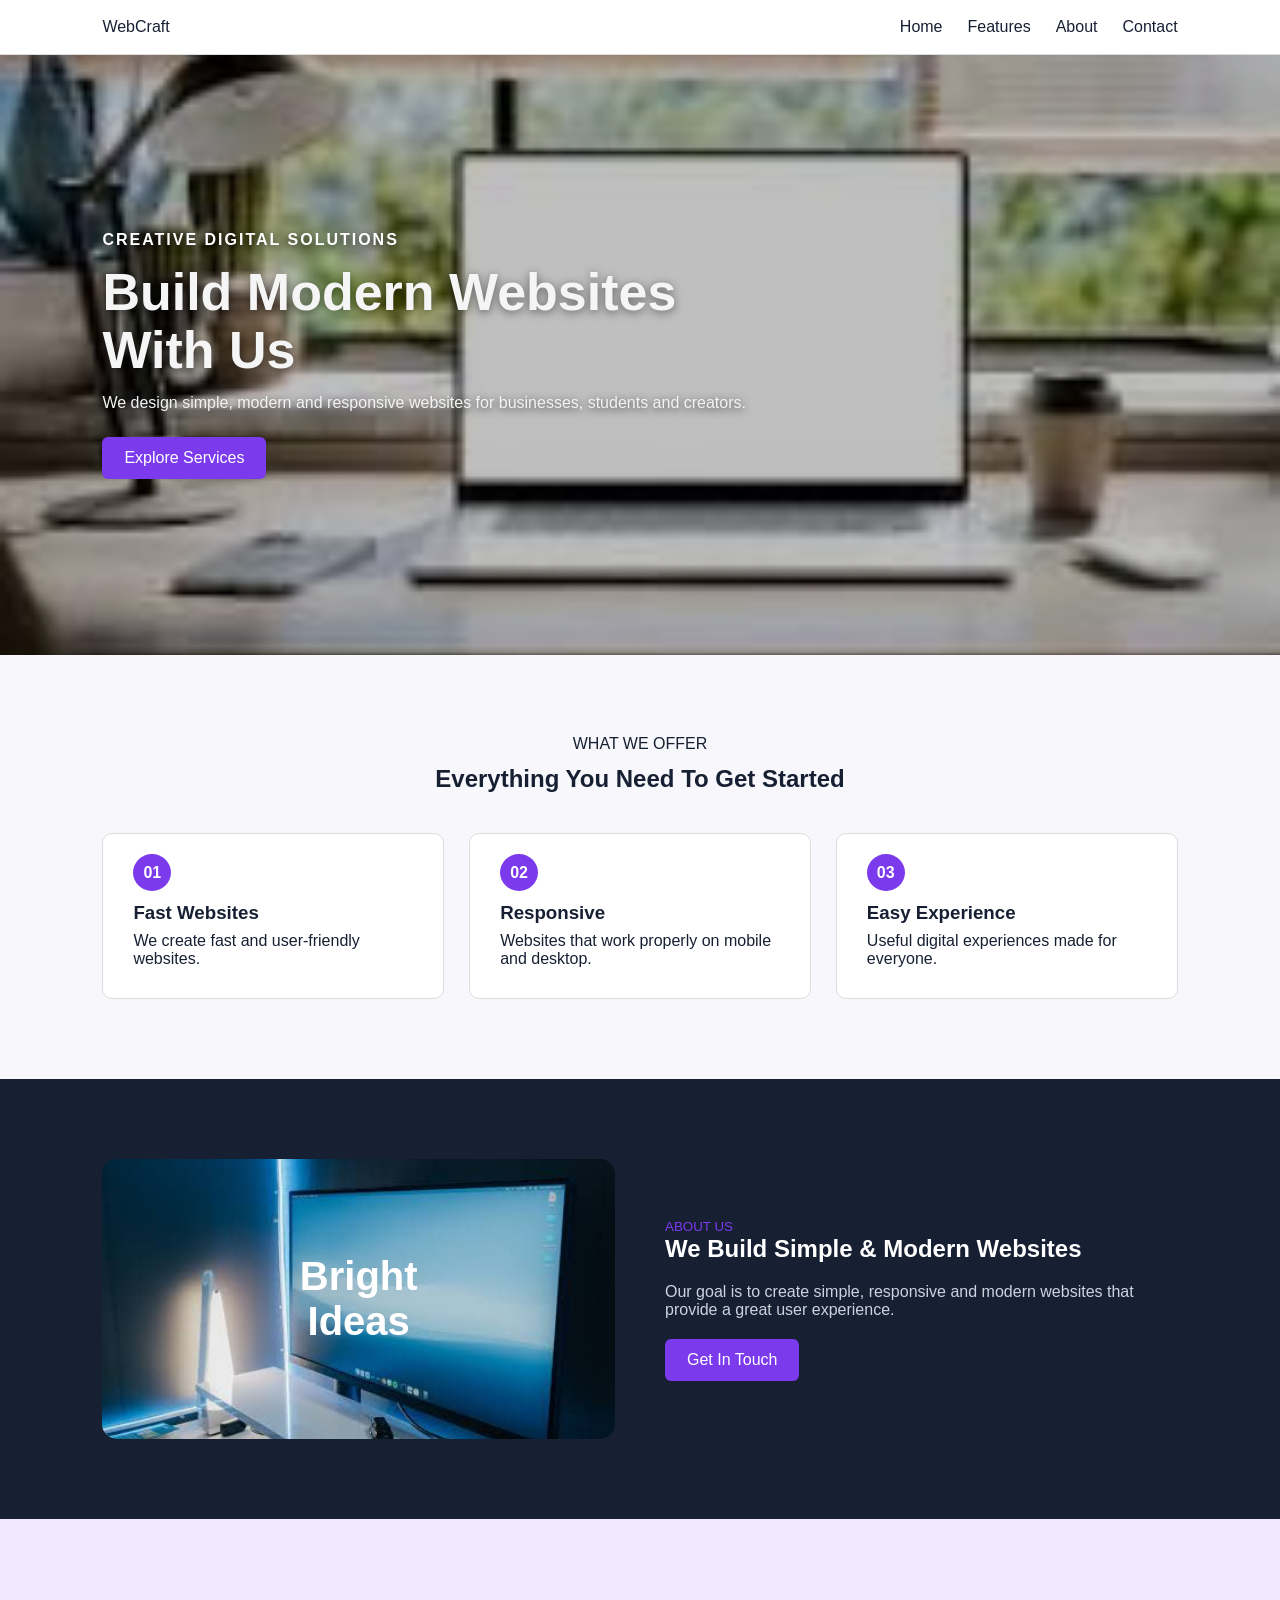
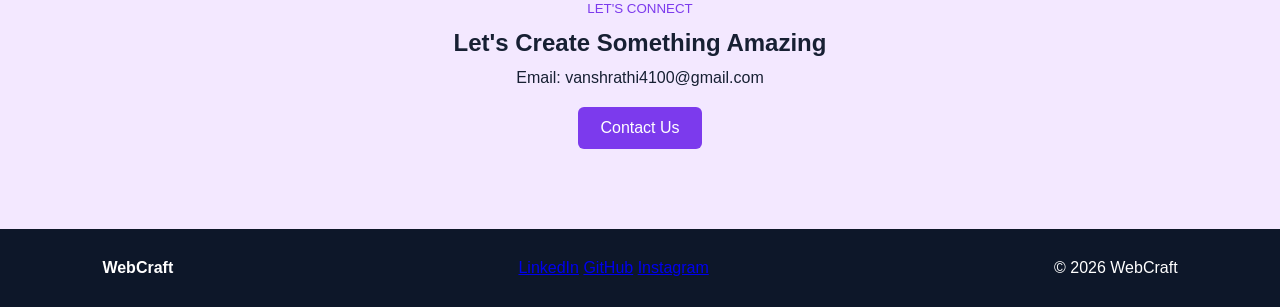
<file: index.html>
<!DOCTYPE html>
<html lang="en">

<head>
    <meta charset="UTF-8">
    <meta name="viewport" content="width=device-width, initial-scale=1.0">
    <title>WebCraft Studio</title>
    <link rel="stylesheet" href="style.css">
</head>

<body>

    <header>
        <div class="logo">WebCraft</div>

        <nav>
            <a href="#home">Home</a>
            <a href="#features">Features</a>
            <a href="#about">About</a>
            <a href="#contact">Contact</a>
        </nav>
    </header>

    <section id="home" class="hero">

        <div class="hero-content">
            <span class="tagline">CREATIVE DIGITAL SOLUTIONS</span>

            <h1>Build Modern Websites With Us</h1>

            <p>
                We design simple, modern and responsive websites
                for businesses, students and creators.
            </p>

            <a href="#features" class="btn">Explore Services</a>
        </div>


    </section>

    <section class="features" id="features">

        <p>WHAT WE OFFER</p>
        <h2>Everything You Need To Get Started</h2>

        <div class="cards">

            <article>
                <b>01</b>
                <h3>Fast Websites</h3>
                <p>We create fast and
                    user-friendly websites.</p>
            </article>

            <article>
                <b>02</b>
                <h3>Responsive</h3>
                <p>Websites that work
                    properly on mobile and desktop.</p>
            </article>

            <article>
                <b>03</b>
                <h3>Easy Experience</h3>
                <p>Useful digital
                    experiences made for everyone.</p>
            </article>
        </div>

    </section>


    <section id="about" class="about">
        <div class="idea">Bright<br>Ideas</div>
        <div>
            <small>ABOUT US</small>

            <h2>We Build Simple & Modern Websites</h2>

            <p>
                Our goal is to create simple, responsive and modern
                websites that provide a great user experience.
            </p>

            <a class="btn" href="#contact">Get In Touch</a>
        </div>

    </section>

    <section id="contact" class="contact">

        <small>LET'S CONNECT</small>

        <h2>Let's Create Something Amazing</h2>

        <p>Email: vanshrathi4100@gmail.com</p>

        <a class="btn" href="mailto:vanshrathi4100@gmail.com">
            Contact Us
        </a>

    </section>

    <footer>

        <b>WebCraft</b>

        <div class="social-links">
            <a href="https://www.linkedin.com/in/vanshrathi">LinkedIn</a>
            <a href="https://github.com/vanshrathi4100-star" target="_blank">GitHub</a>
            <a href="#">Instagram</a>
        </div>

        <span>© 2026 WebCraft</span>

    </footer>

</body>

</html>
</file>
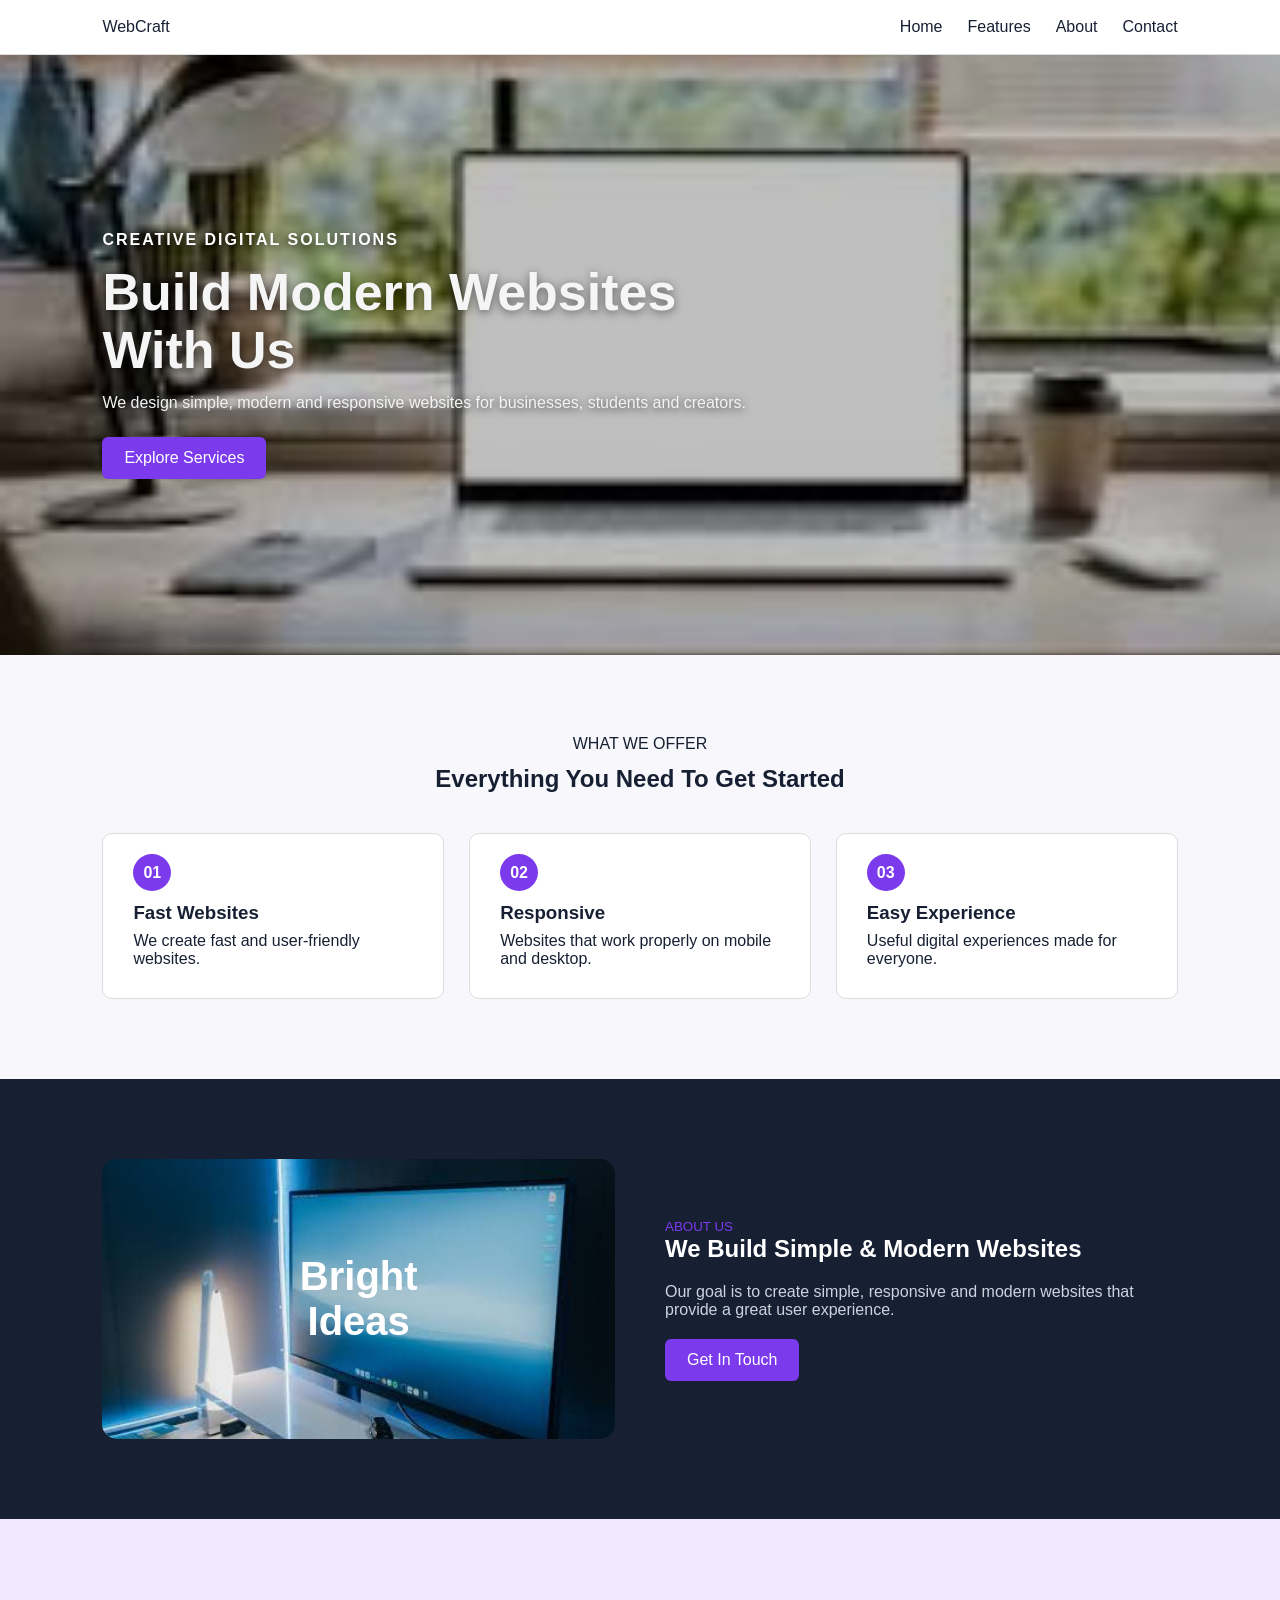
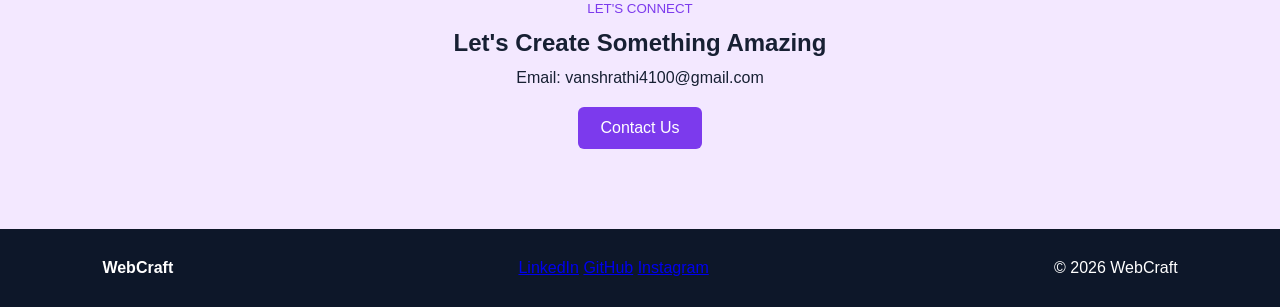
<file: Landing Page/index.html>
<!DOCTYPE html>
<html lang="en">

<head>
    <meta charset="UTF-8">
    <meta name="viewport" content="width=device-width, initial-scale=1.0">
    <title>WebCraft Studio</title>
    <link rel="stylesheet" href="style.css">
</head>

<body>

    <header>
        <div class="logo">WebCraft</div>

        <nav>
            <a href="#home">Home</a>
            <a href="#features">Features</a>
            <a href="#about">About</a>
            <a href="#contact">Contact</a>
        </nav>
    </header>

    <section id="home" class="hero">

        <div class="hero-content">
            <span class="tagline">CREATIVE DIGITAL SOLUTIONS</span>

            <h1>Build Modern Websites With Us</h1>

            <p>
                We design simple, modern and responsive websites
                for businesses, students and creators.
            </p>

            <a href="#features" class="btn">Explore Services</a>
        </div>


    </section>

    <section class="features" id="features">

        <p>WHAT WE OFFER</p>
        <h2>Everything You Need To Get Started</h2>

        <div class="cards">

            <article>
                <b>01</b>
                <h3>Fast Websites</h3>
                <p>We create fast and
                    user-friendly websites.</p>
            </article>

            <article>
                <b>02</b>
                <h3>Responsive</h3>
                <p>Websites that work
                    properly on mobile and desktop.</p>
            </article>

            <article>
                <b>03</b>
                <h3>Easy Experience</h3>
                <p>Useful digital
                    experiences made for everyone.</p>
            </article>
        </div>

    </section>


    <section id="about" class="about">
        <div class="idea">Bright<br>Ideas</div>
        <div>
            <small>ABOUT US</small>

            <h2>We Build Simple & Modern Websites</h2>

            <p>
                Our goal is to create simple, responsive and modern
                websites that provide a great user experience.
            </p>

            <a class="btn" href="#contact">Get In Touch</a>
        </div>

    </section>

    <section id="contact" class="contact">

        <small>LET'S CONNECT</small>

        <h2>Let's Create Something Amazing</h2>

        <p>Email: vanshrathi4100@gmail.com</p>

        <a class="btn" href="mailto:vanshrathi4100@gmail.com">
            Contact Us
        </a>

    </section>

    <footer>

        <b>WebCraft</b>

        <div class="social-links">
            <a href="https://www.linkedin.com/in/vanshrathi">LinkedIn</a>
            <a href="https://github.com/vanshrathi4100-star" target="_blank">GitHub</a>
            <a href="#">Instagram</a>
        </div>

        <span>© 2026 WebCraft</span>

    </footer>

</body>

</html>
</file>
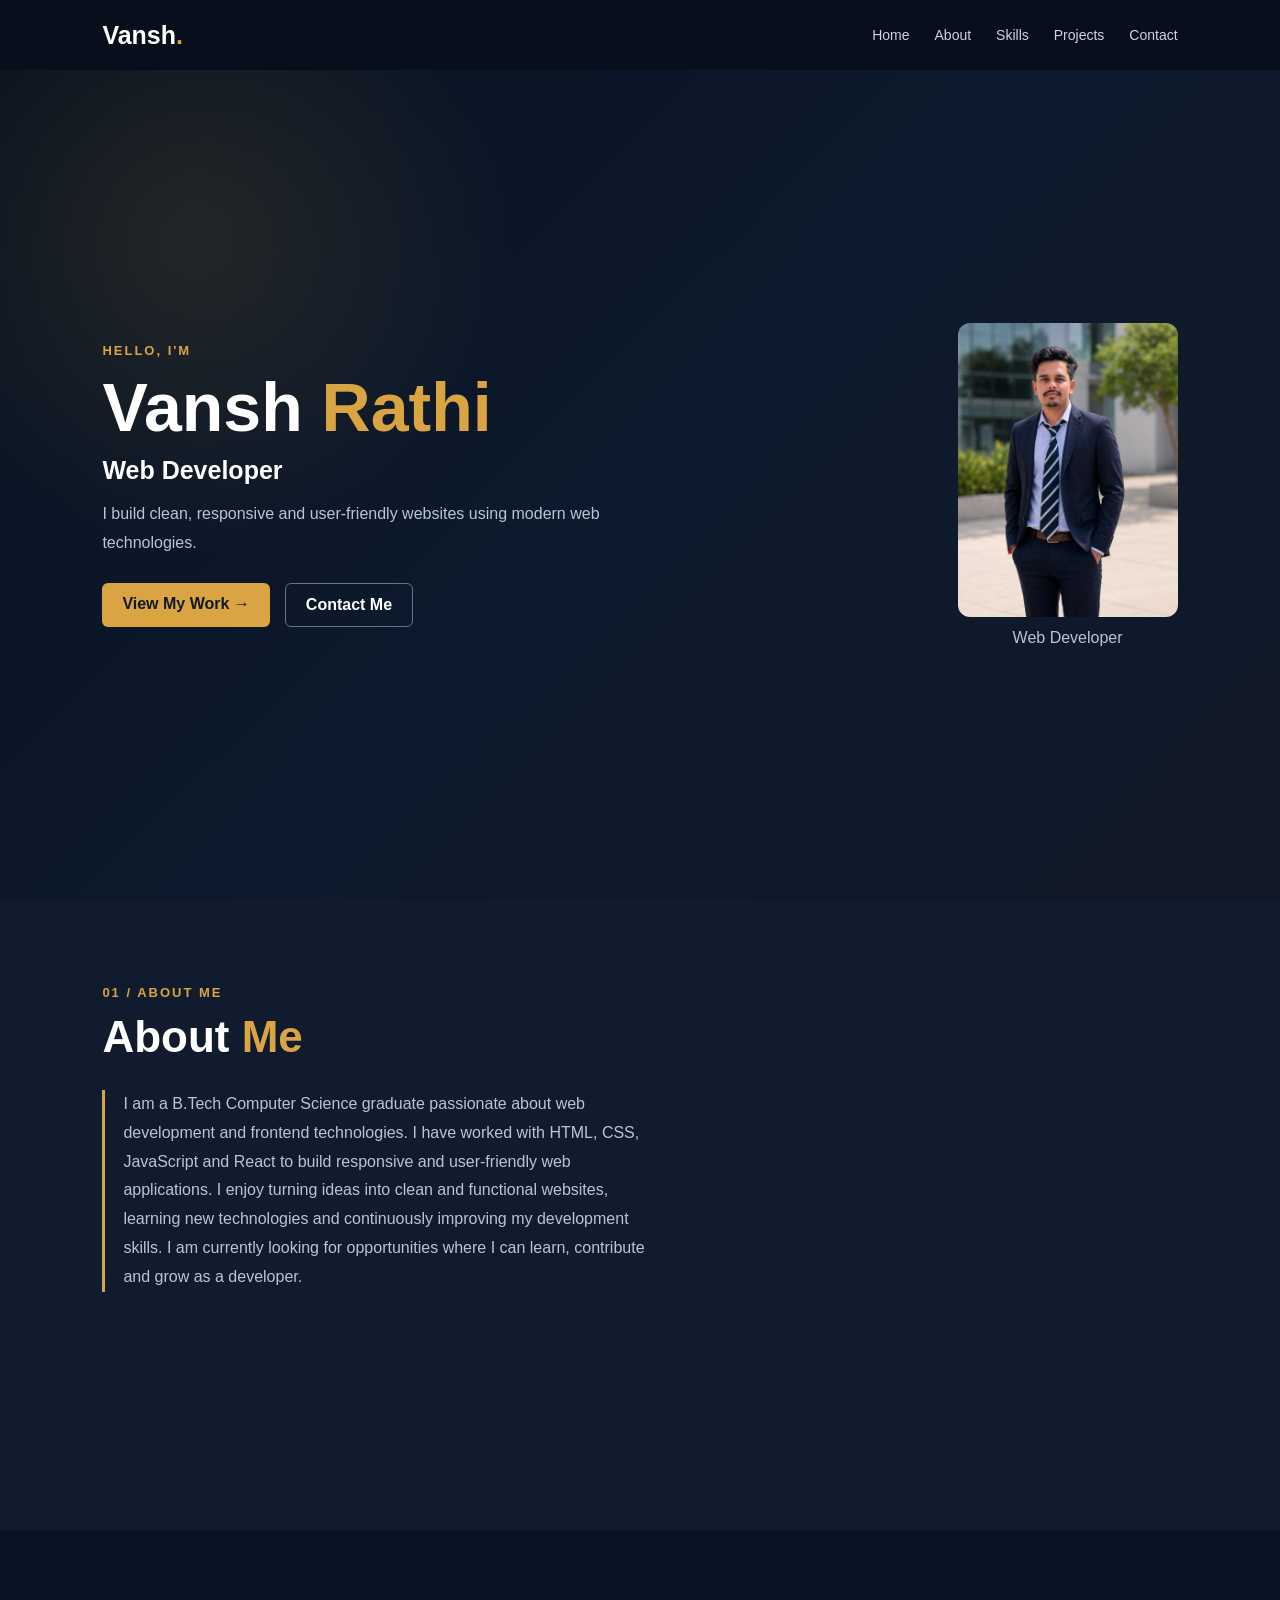
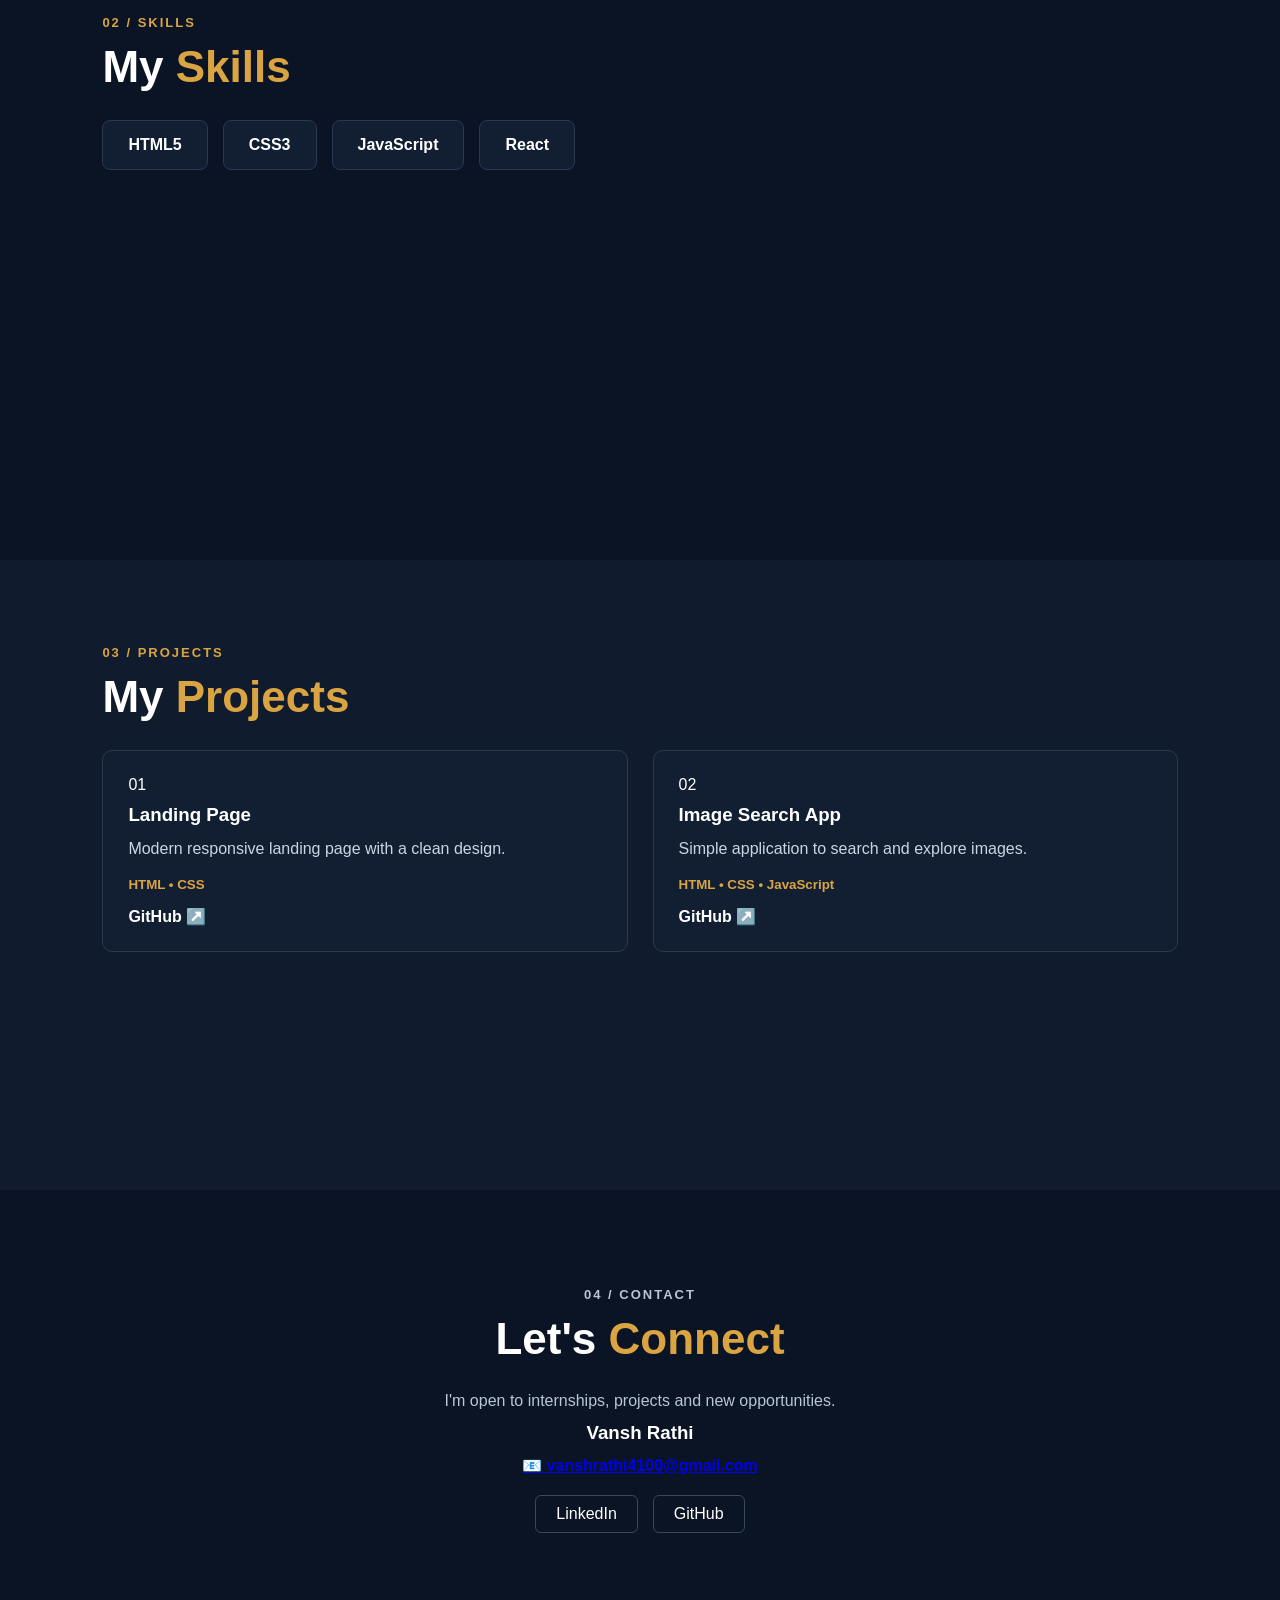
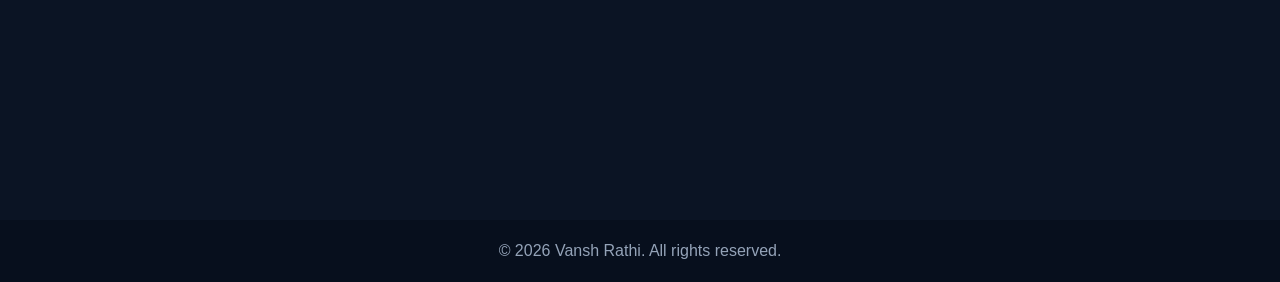
<file: Portfolio/index.html>
<!DOCTYPE html>
<html lang="en">
<head>
  <meta charset="UTF-8">
  <meta name="viewport" content="width=device-width, initial-scale=1.0">
  <title>Vansh Rathi | Web Developer</title>
  <link rel="stylesheet" href="style.css">
</head>

<body>

<header>
  <a href="#home" class="logo">Vansh<span>.</span></a>
  <nav>
    <a href="#home">Home</a>
    <a href="#about">About</a>
    <a href="#skills">Skills</a>
    <a href="#projects">Projects</a>
    <a href="#contact">Contact</a>
  </nav>
</header>

<section class="hero" id="home">
  <div>
    <p class="heading">HELLO, I'M</p>
    <h1>Vansh <span>Rathi</span></h1>
    <h3>Web Developer</h3>
    <p class="hero-text">
      I build clean, responsive and user-friendly websites
      using modern web technologies.
    </p>

    <div class="buttons">
      <a href="#projects" class="btn">View My Work →</a>
      <a href="#contact" class="outline">Contact Me</a>
    </div>
  </div>

  <div class="photo">
    <img src="vansh.jpeg" alt="Vansh Rathi">
    <p>Web Developer</p>
  </div>
</section>

<section id="about">
  <p class="heading">01 / ABOUT ME</p>
  <h2>About <span>Me</span></h2>
  <p class="about-text">
  I am a B.Tech Computer Science graduate passionate about
  web development and frontend technologies. I have worked
  with HTML, CSS, JavaScript and React to build responsive
  and user-friendly web applications.

  I enjoy turning ideas into clean and functional websites,
  learning new technologies and continuously improving my
  development skills. I am currently looking for opportunities
  where I can learn, contribute and grow as a developer.
</p>
</section>

<section id="skills">
  <p class="heading">02 / SKILLS</p>
  <h2>My <span>Skills</span></h2>

  <div class="skill-box">
    <div>HTML5</div>
    <div>CSS3</div>
    <div>JavaScript</div>
    <div>React</div>
  </div>
</section>

<section id="projects">
  <p class="heading">03 / PROJECTS</p>
  <h2>My <span>Projects</span></h2>

  <div class="projects">
    <div class="card">
      <span>01</span>
      <h3>Landing Page</h3>
      <p>Modern responsive landing page with a clean design.</p>
      <small>HTML • CSS</small>
      <a href="https://github.com/vanshrathi4100-star/OIBSIP.git" class="github">GitHub ↗️</a>
    </div>

    <div class="card">
      <span>02</span>
      <h3>Image Search App</h3>
      <p>Simple application to search and explore images.</p>
      <small>HTML • CSS • JavaScript</small>
      <a href="https://github.com/vanshrathi4100-star/image-search-app.git" class="github">GitHub ↗️</a>
    </div>
  </div>
</section>

<section id="contact" class="contact">
  <p class="heading">04 / CONTACT</p>
  <h2>Let's <span>Connect</span></h2>
  <p>I'm open to internships, projects and new opportunities.</p>
  <h3>Vansh Rathi</h3>
  <p class="email">
  <a href="mailto:vanshrathi4100@gmail.com">📧 vanshrathi4100@gmail.com</a>
    </p>

  <div class="social">
    <a href="https://www.linkedin.com/in/vanshrathi">LinkedIn</a>
    <a href="https://github.com/vanshrathi4100-star" target="_blank">GitHub</a>
  </div>
</section>

<footer>
  ©️ 2026 Vansh Rathi. All rights reserved.
</footer>

</body>
</html>
</file>
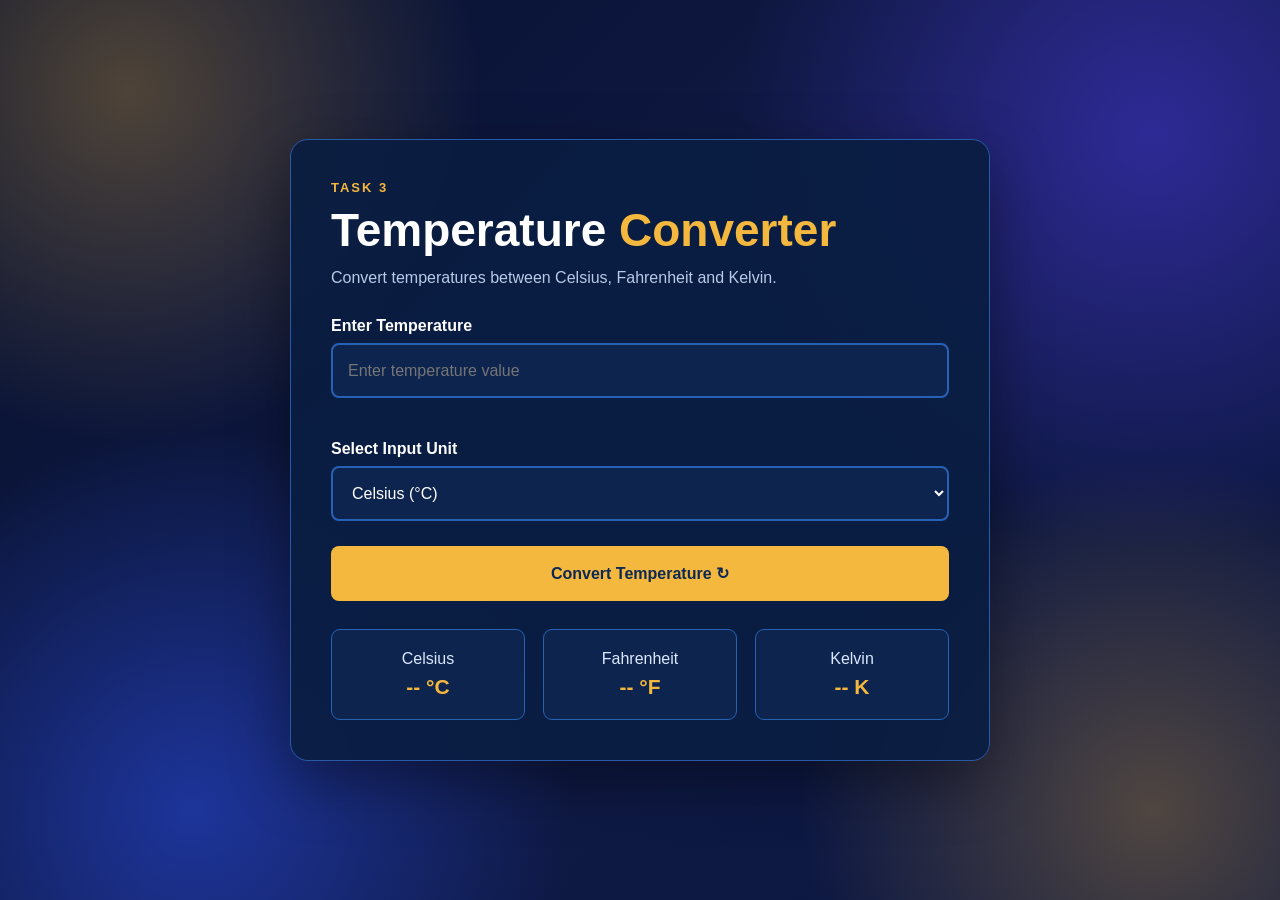
<file: Temperature Converter/index.html>
<!DOCTYPE html>
<html lang="en">
<head>
  <meta charset="UTF-8">
  <meta name="viewport" content="width=device-width, initial-scale=1.0">
  <title>Temperature Converter</title>
  <link rel="stylesheet" href="style.css">
</head>

<body>

  <div class="box">
    <p class="task">TASK 3</p>

    <h1>Temperature <span>Converter</span></h1>

    <p class="intro">
      Convert temperatures between Celsius, Fahrenheit and Kelvin.
    </p>

    <label>Enter Temperature</label>
    <input type="number" id="temp" placeholder="Enter temperature value">

    <p id="error"></p>

    <label>Select Input Unit</label>
    <select id="unit">
      <option value="c">Celsius (°C)</option>
      <option value="f">Fahrenheit (°F)</option>
      <option value="k">Kelvin (K)</option>
    </select>

    <button onclick="convert()">Convert Temperature ↻</button>

    <div class="results">
      <div>
        <p>Celsius</p>
        <strong id="celsius">-- °C</strong>
      </div>

      <div>
        <p>Fahrenheit</p>
        <strong id="fahrenheit">-- °F</strong>
      </div>

      <div>
        <p>Kelvin</p>
        <strong id="kelvin">-- K</strong>
      </div>
    </div>
  </div>

  <script src="script.js"></script>
</body>
</html>
</file>
<file: style.css>
* {
    box-sizing: border-box;
    margin: 0;
    padding: 0;
}

html {
    scroll-behavior: smooth;
}

body {
    font-family: Arial, sans-serif;
    color: #172033;
}

header {
    position: sticky;
    top: 0;
    z-index: 10;
    padding: 18px 8%;
    background: white;
    display: flex;
    justify-content: space-between;
    align-items: center;
    border-bottom: 1px solid #ddd;
}

header h2,
small {
    color: #7c3aed;
}

nav {
    display: flex;
    gap: 25px;
}

nav a {
    text-decoration: none;
    color: #172033;
}

nav a:hover {
    color: #7c3aed;
}

section {
    padding: 80px 8%;
}

.hero {
    min-height: 600px;
    background:
        linear-gradient(rgba(0, 0, 0, 0.25), rgba(0, 0, 0, 0.25)),
        url("images/hero.jpg");
    background-size: cover;
    background-position: center;
    background-repeat: no-repeat;

    display: flex;
    align-items: center;
    justify-content: space-between;
    gap: 40px;
}

.hero h1 {
    color: #f5f5f5;
    text-shadow: 0 2px 10px rgba(0, 0, 0, 0.5);
    max-width: 600px;
    font-size: 52px;
    line-height: 1.1;
    margin: 15px 0;
}

.hero p {
    color: #f3f3f3;
    text-shadow: 0 2px 8px rgba(0, 0, 0, 0.7);
    margin-bottom: 25px;
}

.btn {
    display: inline-block;
    padding: 12px 22px;
    background: #7c3aed;
    color: white;
    text-decoration: none;
    border-radius: 6px;
}

.btn:hover {
    background: #6d28d9;
}

.design {
  display: none;
}

.design div {
    height: 15px;
    background: #7c3aed;
    margin: 15px 0;
    border-radius: 5px;
}

.design div:nth-child(2) {
    width: 70%;
}

.design div:nth-child(3) {
    width: 50%;
}

#features {
    text-align: center;
    background: #f7f7fc;
}

#features h2 {
    margin: 12px 0 40px;
}

.cards {
    display: grid;
    grid-template-columns: repeat(3, 1fr);
    gap: 25px;
}

.cards article {
    padding: 30px;
    background: white;
    border: 1px solid #ddd;
    border-radius: 10px;
    text-align: left;
    transition: .3s;
}

.cards article:hover {
    transform: translateY(-8px);
    box-shadow: 0 10px 25px #7c3aed;
}
.cards b {
    color: white;
    background: #7c3aed;
    padding: 10px;
    border-radius: 50%;
}

.cards h3 {
    margin: 20px 0 8px;
}

.about {
    background: #172033;
    color: white;
    display: grid;
    grid-template-columns: 1fr 1fr;
    align-items: center;
    gap: 50px;
}

.idea {
    height: 280px;
    background: url("images/idea.jpg") center/cover no-repeat;
    border-radius: 15px;
    display: grid;
    place-content: center;
    text-align: center;
    font-size: 40px;
    font-weight: bold;
}

.about p {
    color: #ccd3df;
    margin: 20px 0;
}

.contact {
    text-align: center;
    background: #f3e8ff;
}

.contact h2 {
    margin: 12px 0;
}

.contact p {
    margin-bottom: 20px;
}

footer {
    padding: 30px 8%;
    background: #0d1729;
    color: white;
    display: flex;
    justify-content: space-between;
    gap: 20px;
}

@media (max-width: 700px) {
    header,
    footer {
        flex-direction: column;
        gap: 15px;
    }

    nav {
        gap: 15px;
        flex-wrap: wrap;
        justify-content: center;
    }

    .hero,
    .about {
        grid-template-columns: 1fr;
        flex-direction: column;
        text-align: center;
    }

    .hero h1 {
        font-size: 38px;
    }

    .design {
        width: 280px;
    }

    .cards {
        grid-template-columns: 1fr;
    }
}

.hero-content .tagline {
  color: #ffffff !important;
  font-weight: 700;
  letter-spacing: 2px;
  text-shadow: 0 2px 8px rgba(0, 0, 0, 0.8);
}
</file>
<file: Landing Page/style.css>
* {
    box-sizing: border-box;
    margin: 0;
    padding: 0;
}

html {
    scroll-behavior: smooth;
}

body {
    font-family: Arial, sans-serif;
    color: #172033;
}

header {
    position: sticky;
    top: 0;
    z-index: 10;
    padding: 18px 8%;
    background: white;
    display: flex;
    justify-content: space-between;
    align-items: center;
    border-bottom: 1px solid #ddd;
}

header h2,
small {
    color: #7c3aed;
}

nav {
    display: flex;
    gap: 25px;
}

nav a {
    text-decoration: none;
    color: #172033;
}

nav a:hover {
    color: #7c3aed;
}

section {
    padding: 80px 8%;
}

.hero {
    min-height: 600px;
    background:
        linear-gradient(rgba(0, 0, 0, 0.25), rgba(0, 0, 0, 0.25)),
        url("images/hero.jpg");
    background-size: cover;
    background-position: center;
    background-repeat: no-repeat;

    display: flex;
    align-items: center;
    justify-content: space-between;
    gap: 40px;
}

.hero h1 {
    color: #f5f5f5;
    text-shadow: 0 2px 10px rgba(0, 0, 0, 0.5);
    max-width: 600px;
    font-size: 52px;
    line-height: 1.1;
    margin: 15px 0;
}

.hero p {
    color: #f3f3f3;
    text-shadow: 0 2px 8px rgba(0, 0, 0, 0.7);
    margin-bottom: 25px;
}

.btn {
    display: inline-block;
    padding: 12px 22px;
    background: #7c3aed;
    color: white;
    text-decoration: none;
    border-radius: 6px;
}

.btn:hover {
    background: #6d28d9;
}

.design {
  display: none;
}

.design div {
    height: 15px;
    background: #7c3aed;
    margin: 15px 0;
    border-radius: 5px;
}

.design div:nth-child(2) {
    width: 70%;
}

.design div:nth-child(3) {
    width: 50%;
}

#features {
    text-align: center;
    background: #f7f7fc;
}

#features h2 {
    margin: 12px 0 40px;
}

.cards {
    display: grid;
    grid-template-columns: repeat(3, 1fr);
    gap: 25px;
}

.cards article {
    padding: 30px;
    background: white;
    border: 1px solid #ddd;
    border-radius: 10px;
    text-align: left;
    transition: .3s;
}

.cards article:hover {
    transform: translateY(-8px);
    box-shadow: 0 10px 25px #7c3aed;
}
.cards b {
    color: white;
    background: #7c3aed;
    padding: 10px;
    border-radius: 50%;
}

.cards h3 {
    margin: 20px 0 8px;
}

.about {
    background: #172033;
    color: white;
    display: grid;
    grid-template-columns: 1fr 1fr;
    align-items: center;
    gap: 50px;
}

.idea {
    height: 280px;
    background: url("images/idea.jpg") center/cover no-repeat;
    border-radius: 15px;
    display: grid;
    place-content: center;
    text-align: center;
    font-size: 40px;
    font-weight: bold;
}

.about p {
    color: #ccd3df;
    margin: 20px 0;
}

.contact {
    text-align: center;
    background: #f3e8ff;
}

.contact h2 {
    margin: 12px 0;
}

.contact p {
    margin-bottom: 20px;
}

footer {
    padding: 30px 8%;
    background: #0d1729;
    color: white;
    display: flex;
    justify-content: space-between;
    gap: 20px;
}

@media (max-width: 700px) {
    header,
    footer {
        flex-direction: column;
        gap: 15px;
    }

    nav {
        gap: 15px;
        flex-wrap: wrap;
        justify-content: center;
    }

    .hero,
    .about {
        grid-template-columns: 1fr;
        flex-direction: column;
        text-align: center;
    }

    .hero h1 {
        font-size: 38px;
    }

    .design {
        width: 280px;
    }

    .cards {
        grid-template-columns: 1fr;
    }
}

.hero-content .tagline {
  color: #ffffff !important;
  font-weight: 700;
  letter-spacing: 2px;
  text-shadow: 0 2px 8px rgba(0, 0, 0, 0.8);
}
</file>
<file: Portfolio/style.css>
* {
  margin: 0;
  padding: 0;
  box-sizing: border-box;
}

html {
  scroll-behavior: smooth;
}

body {
  font-family: Arial, sans-serif;
  background: #0b1424;
  color: white;
}

header {
  height: 70px;
  padding: 0 8%;
  display: flex;
  align-items: center;
  justify-content: space-between;
  background: #070f1d;
  position: sticky;
  top: 0;
  z-index: 10;
}

.logo {
  color: white;
  font-size: 25px;
  font-weight: bold;
  text-decoration: none;
}

.logo span, h1 span, h2 span {
  color: #d9a441;
}

nav {
  display: flex;
  gap: 25px;
}

nav a {
  color: #cbd5e1;
  text-decoration: none;
  font-size: 14px;
}

nav a:hover {
  color: #d9a441;
}

section {
  padding: 85px 8%;
  min-height: 70vh;
}

.heading {
  color: #d9a441;
  font-size: 13px;
  letter-spacing: 2px;
  font-weight: bold;
}

h2 {
  font-size: 44px;
  margin: 12px 0 28px;
}

.hero {
  min-height: calc(100vh - 70px);
  display: flex;
  align-items: center;
  justify-content: space-between;
  gap: 50px;
  background:
    radial-gradient(circle at 15% 20%, #d9a44120, transparent 25%),
    linear-gradient(135deg, #07111f, #0d1a2d, #111827);
}

h1 {
  font-size: 68px;
  margin: 10px 0;
}

.hero h3 {
  font-size: 25px;
  margin-bottom: 15px;
}

.hero-text, .about-text {
  color: #b9c5d4;
  max-width: 550px;
  line-height: 1.8;
}

.buttons {
  display: flex;
  gap: 15px;
  margin-top: 25px;
}

.btn, .outline {
  padding: 12px 20px;
  border-radius: 6px;
  text-decoration: none;
  font-weight: bold;
}

.btn {
  background: #d9a441;
  color: #111827;
}

.outline {
  color: white;
  border: 1px solid #64748b;
}

.btn:hover, .outline:hover {
  transform: translateY(-3px);
}

.outline:hover {
  background: white;
  color: #111827;
}

.photo {
  text-align: center;
}

.photo img {
  width: 220px;
  height: auto;
  object-fit: cover;
  display: block;
  border-radius: 12px;
}

.photo p {
  margin-top: 12px;
  color: #b9c5d4;
}

#about, #projects {
  background: #101c2d;
}

.about-text {
  border-left: 3px solid #d9a441;
  padding-left: 18px;
}

.skill-box {
  display: flex;
  gap: 15px;
  flex-wrap: wrap;
}

.skill-box div {
  padding: 15px 25px;
  background: #121f33;
  border: 1px solid #293950;
  border-radius: 8px;
  color: white;
  font-weight: bold;
  transition: .3s;
}

.skill-box div:hover,
.card:hover {
  transform: translateY(-6px);
  border-color: #d9a441;
  box-shadow: 0 8px 20px rgba(217, 164, 65, 0.25);
}

.projects {
  display: grid;
  grid-template-columns: repeat(2, 1fr);
  gap: 25px;
}

.card {
  padding: 25px;
  background: #121f33;
  border: 1px solid #293950;
  border-radius: 10px;
  transition: .3s;
}

.card:hover {
  transform: translateY(-6px);
  border-color: #d9a441;
  box-shadow: 0 8px 20px rgba(217, 164, 65, 0.25);
}

.card h3 {
  margin: 10px 0;
}

.card p {
  color: #cbd5e1;
  line-height: 1.6;
}

.card small {
  display: block;
  margin: 15px 0;
  color: #d9a441;
  font-weight: bold;
}

.github {
  color: #fff;
  text-decoration: none;
  font-weight: bold;
}

.github:hover {
  color: #d9a441;
}

.contact {
  text-align: center;
  background: #0b1424;
}

.contact p {
  color: #b9c5d4;
  margin: 12px;
}

.email {
  color: #d9a441 !important;
  font-weight: bold;
}

.social {
  display: flex;
  justify-content: center;
  gap: 15px;
  margin-top: 20px;
}

.social a {
  padding: 9px 20px;
  border: 1px solid #39475b;
  border-radius: 6px;
  color: white;
  text-decoration: none;
}

.social a:hover {
  background: #d9a441;
  color: #111827;
}

footer {
  padding: 22px;
  text-align: center;
  background: #070f1d;
  color: #94a3b8;
}

@media (max-width: 700px) {
  nav {
    display: none;
  }

  .hero {
    flex-direction: column;
    text-align: center;
  }

  h1 {
    font-size: 52px;
  }

  .hero-text {
    margin: auto;
  }

  .buttons {
    justify-content: center;
  }

  .projects {
    grid-template-columns: 1fr;
  }
}

@media (max-width: 500px) {
  section {
    padding: 65px 7%;
  }

  h1 {
    font-size: 42px;
  }

  h2 {
    font-size: 35px;
  }

  .photo img {
    width: 200px;
    height: 200px;
  }

  .skill-box div {
    padding: 12px 18px;
  }

  .buttons {
    flex-direction: column;
  }

  .buttons a {
    text-align: center;
  }
}
</file>
<file: Temperature Converter/style.css>
* {
  margin: 0;
  padding: 0;
  box-sizing: border-box;
}

body {
  min-height: 100vh;
  padding: 20px;
  display: grid;
  place-items: center;
  font-family: Arial, sans-serif;
  color: white;

  background:
    radial-gradient(circle at 10% 10%, #d9a44155, transparent 25%),
    radial-gradient(circle at 90% 15%, #4939dd88, transparent 30%),
    radial-gradient(circle at 15% 90%, #294ce688, transparent 28%),
    radial-gradient(circle at 90% 90%, #d9a44155, transparent 25%),
    linear-gradient(135deg, #07112f, #101a45, #0a1640);
}

.box {
  width: min(100%, 700px);
  padding: 40px;
  background: #091d41e8;
  border: 1px solid #285aa8;
  border-radius: 18px;
  box-shadow: 0 20px 60px #0006;
}

.task {
  color: #f4b83f;
  font-size: 13px;
  font-weight: bold;
  letter-spacing: 2px;
}

h1 {
  margin: 8px 0 12px;
  font-size: 46px;
}

h1 span,
strong {
  color: #f4b83f;
}

.intro {
  color: #b8cae8;
  margin-bottom: 30px;
}

label {
  display: block;
  margin: 18px 0 8px;
  font-weight: bold;
}

input,
select,
button {
  width: 100%;
  height: 55px;
  border-radius: 8px;
  font-size: 16px;
}

input,
select {
  padding: 0 15px;
  background: #0d244e;
  color: white;
  border: 2px solid #2761b5;
  outline: none;
}

input:focus,
select:focus {
  border-color: #f4b83f;
}

#error {
  min-height: 18px;
  margin-top: 6px;
  color: #ff7070;
  font-size: 14px;
}

button {
  margin-top: 25px;
  border: 0;
  background: #f4b83f;
  color: #0c2854;
  font-weight: bold;
  cursor: pointer;
  transition: .3s;
}

button:hover {
  transform: translateY(-3px);
}

.results {
  display: grid;
  grid-template-columns: repeat(3, 1fr);
  gap: 18px;
  margin-top: 28px;
}

.results div {
  padding: 20px 10px;
  text-align: center;
  background: #0d244e;
  border: 1px solid #2761b5;
  border-radius: 9px;
}

.results p {
  color: #dbe8ff;
  margin-bottom: 7px;
}

strong {
  font-size: 21px;
}

@media (max-width: 600px) {
  .box {
    padding: 25px 20px;
  }

  h1 {
    font-size: 32px;
  }

  .results {
    grid-template-columns: 1fr;
  }
}
</file>
